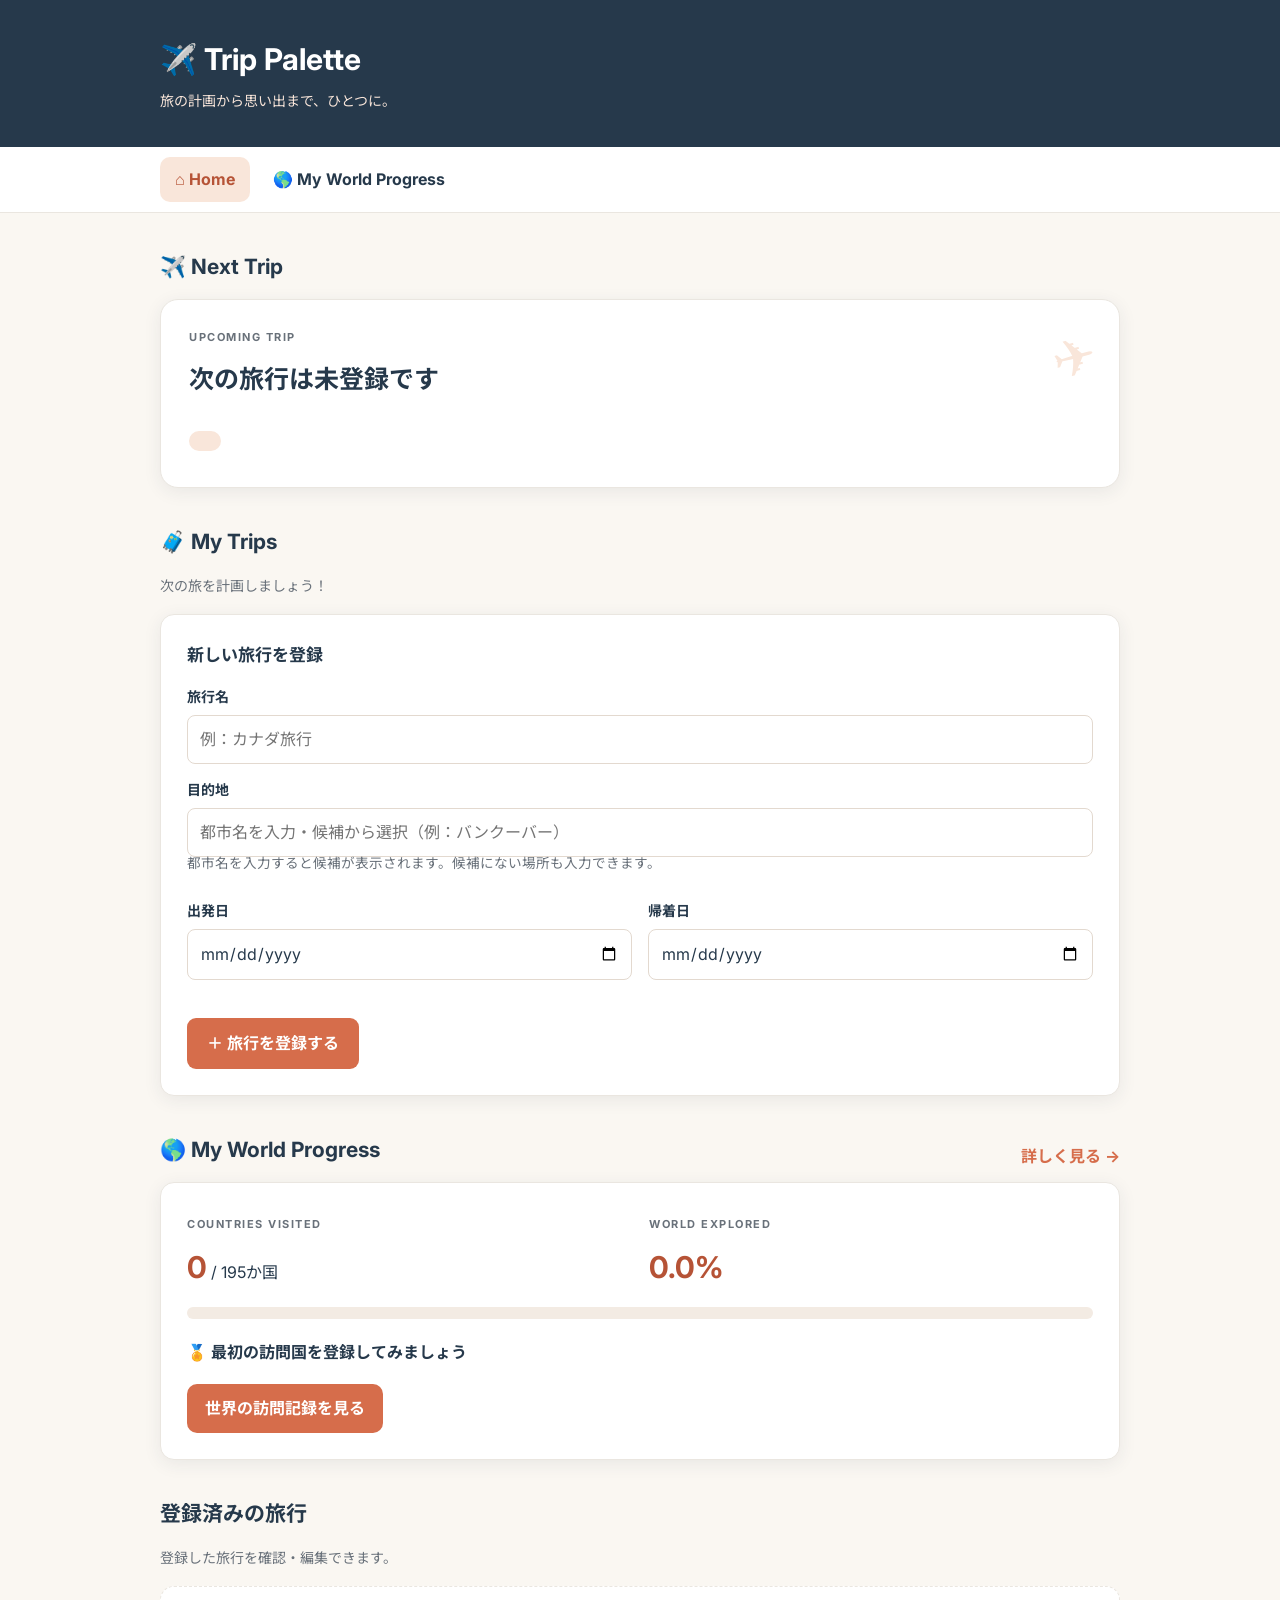
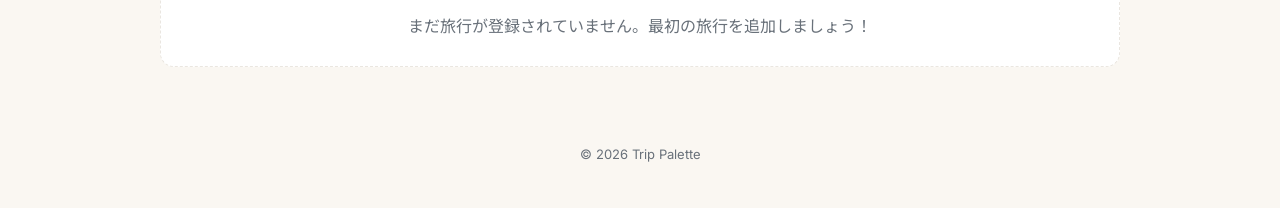
<file: index.html>
<!DOCTYPE html>
<html lang="ja">
<head>
  <meta charset="UTF-8">
  <meta name="viewport" content="width=device-width, initial-scale=1.0">

  <title>Trip Palette | My Travel Planner</title>

  <link rel="stylesheet" href="style.css">
</head>

<body>

  <!-- ヘッダー -->
  <header class="site-header">
    <div class="container">
      <h1>✈️ Trip Palette</h1>
      <p>旅の計画から思い出まで、ひとつに。</p>
    </div>
  </header>

  <nav class="site-nav" aria-label="メインナビゲーション"><div class="container nav-inner"><a class="nav-active" aria-current="page" href="index.html">⌂ Home</a><a href="world-progress.html">🌎 My World Progress</a></div></nav>
  <main class="container">

    <!-- 次の旅行 -->
    <section id="next-trip" class="section">
      <h2>✈️ Next Trip</h2>

      <div class="next-trip-card">
        <p class="eyebrow">UPCOMING TRIP</p>

        <h3 id="next-trip-name">
          次の旅行は未登録です
        </h3>

        <p id="next-trip-destination"></p>
        <p id="next-trip-date"></p>

        <p id="countdown" class="countdown"></p>
      </div>
    </section>

    <!-- 旅行登録 -->
    <section id="my-trips" class="section">
      <h2>🧳 My Trips</h2>
      <p class="section-description">
        次の旅を計画しましょう！
      </p>

      <form id="trip-form" class="form-card">
        <h3 id="trip-form-title">新しい旅行を登録</h3>

        <label for="trip-name">旅行名</label>
        <input
          type="text"
          id="trip-name"
          placeholder="例：カナダ旅行"
          required
        >

        <label for="trip-destination">目的地</label>
        <input
          type="text"
          id="trip-destination"
          placeholder="都市名を入力・候補から選択（例：バンクーバー）"
          list="trip-destination-options"
          autocomplete="off"
          required
        >

        <datalist id="trip-destination-options"></datalist>
        <p class="destination-help">都市名を入力すると候補が表示されます。候補にない場所も入力できます。</p>

        <div class="form-row">
          <div class="form-field">
            <label for="trip-departure">出発日</label>
            <input
              type="date"
              id="trip-departure"
              required
            >
          </div>

          <div class="form-field">
            <label for="trip-return">帰着日</label>
            <input
              type="date"
              id="trip-return"
              required
            >
          </div>
        </div>

        <div class="form-actions"><button type="submit" class="primary-btn" id="trip-submit-btn">＋ 旅行を登録する</button><button type="button" class="secondary-btn" id="trip-cancel-btn" hidden>編集をキャンセル</button></div>

      </form>
    </section>

    <!-- 訪問国の概要（詳細は専用ページ） -->
    <section id="my-world-progress" class="section">
      <div class="section-heading"><h2>🌎 My World Progress</h2><a class="text-link" href="world-progress.html">詳しく見る →</a></div>
      <div class="progress-card home-world-card">
        <div class="home-world-stats"><div><span class="eyebrow">COUNTRIES VISITED</span><p><strong id="home-visited-count">0</strong><span> / 195か国</span></p></div><div><span class="eyebrow">WORLD EXPLORED</span><p><strong id="home-visited-percentage">0.0%</strong></p></div></div>
        <div class="progress-track"><div id="home-progress-bar" class="progress-bar"></div></div>
        <p id="home-latest-badge" class="badge-preview">🏅 最初の訪問国を登録してみましょう</p>
        <a class="primary-link" href="world-progress.html">世界の訪問記録を見る</a>
      </div>
    </section>

    <!-- 旅行一覧 -->
    <section id="trip-history" class="section">
      <h2>登録済みの旅行</h2>

      <p class="section-description">
        登録した旅行を確認・編集できます。
      </p>

      <div id="trip-list" class="trip-grid"></div>
    </section>

  </main>

  <!-- フッター -->
  <footer class="site-footer">
    <p>© 2026 Trip Palette</p>
  </footer>

  <!-- JavaScript -->
  <script src="world-data.js"></script>
  <script src="script.js"></script>

</body>
</html>
</file>
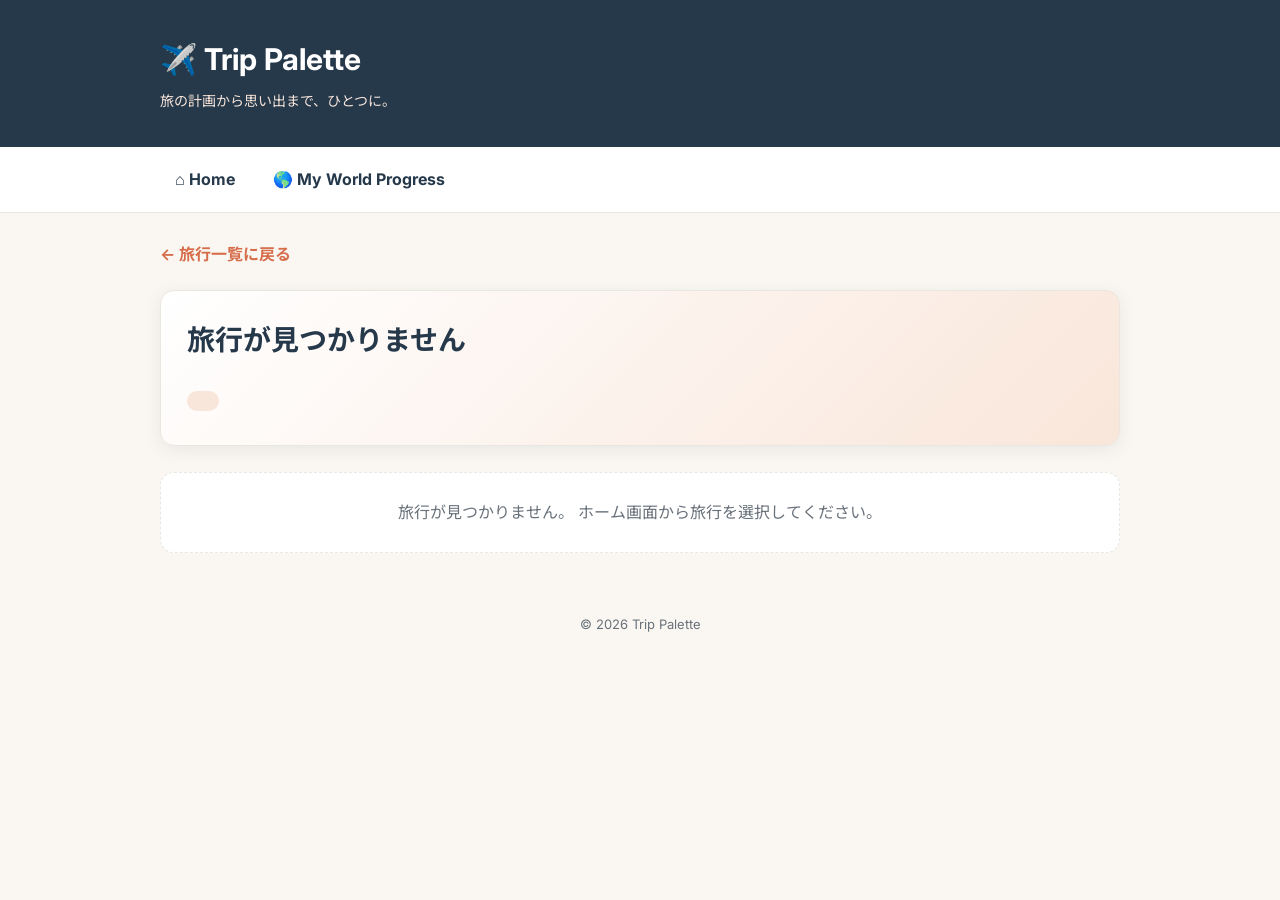
<file: trip-detail.html>
<!DOCTYPE html>
<html lang="ja">
<head>
  <meta charset="UTF-8">
  <meta name="viewport" content="width=device-width, initial-scale=1.0">

  <title>Trip Details | Trip Palette</title>

  <link rel="stylesheet" href="style.css">
</head>

<body>

  <!-- ヘッダー -->
  <header class="site-header">
    <div class="container">
      <h1>✈️ Trip Palette</h1>
      <p>旅の計画から思い出まで、ひとつに。</p>
    </div>
  </header>

  <nav class="site-nav" aria-label="メインナビゲーション"><div class="container nav-inner"><a href="index.html">⌂ Home</a><a href="world-progress.html">🌎 My World Progress</a></div></nav>
  <main class="container">

    <!-- ホームに戻る -->
    <a href="index.html" class="back-link">
      ← 旅行一覧に戻る
    </a>

    <!-- 旅行の基本情報 -->
    <section class="detail-header">
      <h2 id="detail-trip-name">旅行情報を読み込み中...</h2>

      <p id="detail-trip-destination"></p>
      <p id="detail-trip-date"></p>
      <p id="detail-countdown" class="countdown"></p>
    </section>

    <!-- 旅行が見つからない場合 -->
    <p id="trip-not-found" class="empty-message" hidden>
      旅行が見つかりません。
      ホーム画面から旅行を選択してください。
    </p>

    <!-- 詳細情報のメイン部分 -->
    <div id="trip-detail-content">
      <nav class="mode-tabs" aria-label="旅行画面の切り替え">
        <button type="button" id="mode-planner" class="mode-tab is-active" aria-pressed="true">✈️ Trip Planner</button>
        <button type="button" id="mode-journal" class="mode-tab" aria-pressed="false">📖 Trip Journal</button>
      </nav>
      <div id="planner-view">
      <!-- フライト情報 -->
      <section class="detail-card">
        <h3>✈️ フライト情報</h3>

        <p class="section-description">
          航空会社・便名・出発地・到着地を記録できます。
        </p>

        <div id="flight-list" class="detail-list"></div>
        <button type="button" id="flight-add-btn" class="secondary-btn" hidden>＋ フライトを追加</button>

        <form id="flight-form" class="detail-form" hidden>

        <label for="flight-type">フライトの種類</label>
        <select id="flight-type" required>
          <option value="outbound">🛫 往路</option>
          <option value="return">🛬 復路</option>
        </select>

          <label for="flight-airline">航空会社</label>
          <input
            type="text"
            id="flight-airline"
            list="airline-options"
            placeholder="例：Air Canada"
            required
          >
          <datalist id="airline-options">
            <option value="ANA">
            <option value="JAL">
            <option value="Air Canada">
            <option value="WestJet">
            <option value="United Airlines">
            <option value="Delta Air Lines">
            <option value="American Airlines">
            <option value="Hawaiian Airlines">
            <option value="Korean Air">
            <option value="Asiana Airlines">
            <option value="EVA Air">
            <option value="China Airlines">
            <option value="Cathay Pacific">
            <option value="Singapore Airlines">
            <option value="Emirates">
            <option value="Qatar Airways">
            <option value="Lufthansa">
            <option value="Air France">
            <option value="British Airways">
            <option value="Peach Aviation">
            <option value="Jetstar">
            <option value="ZIPAIR">
          </datalist>

          <label for="flight-number">便名</label>
          <input
            type="text"
            id="flight-number"
            placeholder="例：AC004"
            required
          >

          <div class="form-row">
            <div class="form-field">
              <label for="flight-from">出発地</label>
              <input
                type="text"
                id="flight-from"
                placeholder="例：NRT"
                required
              >
            </div>

            <div class="form-field">
              <label for="flight-to">到着地</label>
              <input
                type="text"
                id="flight-to"
                placeholder="例：YVR"
                required
              >
            </div>
          </div>

    <div class="form-row">
      <div class="form-field">
        <label for="flight-date">出発日</label>
        <input
          type="date"
          id="flight-date"
          required
        >
      </div>

  <div class="form-field">
    <label for="flight-time">出発時刻</label>
    <input
      type="time"
      id="flight-time"
      required
    >
  </div>
</div>


          <button type="submit" class="primary-btn" id="flight-submit-btn">＋ フライトを追加</button>
          <button type="button" class="secondary-btn" id="flight-cancel-btn" hidden>キャンセル</button>
          <button type="button" class="delete-btn" id="flight-delete-btn" hidden>この便を削除</button>
        </form>
      </section>

        <section class="detail-card">
          <div class="section-heading"><div><h3>🗓️ 日別スケジュール</h3><p class="section-description">訪問日・時刻を設定した場所が、日付順に並びます。</p></div></div>
          <div id="planner-timeline"></div>
          <div class="planner-toolbar"><button type="button" id="add-unscheduled-place" class="secondary-btn">＋ 日程未定の場所を追加</button><div id="unscheduled-inline-target"></div></div>
        </section>


      <!-- ホテル・その他の予約 -->
      <section class="detail-card inline-editor" id="reservation-editor" hidden>
        <div class="editor-heading"><h3>🏨 予約を追加</h3><button type="button" class="secondary-btn" data-close-editor="reservation-editor">閉じる ×</button></div>

        <p class="section-description">
          ホテル・ツアー・交通機関などの予約をまとめて管理。
        </p>

        <div id="reservation-list" class="detail-list"></div>

        <form id="reservation-form" class="detail-form">

          <label for="reservation-type">予約の種類</label>
          <select id="reservation-type" required>
            <option value="">選択してください</option>
            <option value="ホテル">ホテル</option>
            <option value="ツアー">ツアー</option>
            <option value="交通機関">交通機関</option>
            <option value="レストラン">レストラン</option>
            <option value="その他">その他</option>
          </select>

          <label for="reservation-name">予約名</label>
          <input
            type="text"
            id="reservation-name"
            placeholder="例：Downtown Hotel"
            required
          >

          <div class="form-row">
            <div class="form-field"><label for="reservation-date">予約日・利用日</label><input type="date" id="reservation-date" required></div>
            <div class="form-field"><label for="reservation-time">利用予定時刻（任意）</label><input type="time" id="reservation-time"></div>
          </div>

          <label for="reservation-note">予約番号・メモ</label>
          <textarea
            id="reservation-note"
            rows="3"
            placeholder="予約番号や確認事項など"
          ></textarea>

          <button type="submit" class="primary-btn">
            ＋ 予約を追加
          </button>
        </form>
      </section>

      <!-- 行きたい場所 -->
      <section class="detail-card inline-editor" id="place-editor" hidden>
        <div class="editor-heading"><h3>📍 行きたい場所を追加</h3><button type="button" class="secondary-btn" data-close-editor="place-editor">閉じる ×</button></div>

        <p class="section-description">
          観光スポット・カフェ・レストランなどを記録。
        </p>

        <div id="place-list" class="detail-list"></div>

        <form id="place-form" class="detail-form">

          <label for="place-name">場所の名前</label>
          <input
            type="text"
            id="place-name"
            placeholder="例：Stanley Park"
            required
          >

          <label for="place-category">カテゴリー</label>
          <select id="place-category">
            <option value="観光">観光</option>
            <option value="グルメ">グルメ</option>
            <option value="ショッピング">ショッピング</option>
            <option value="自然">自然</option>
            <option value="その他">その他</option>
          </select>

          <div class="form-row">
            <div class="form-field"><label for="place-date">訪問予定日（任意）</label><input type="date" id="place-date"></div>
            <div class="form-field"><label for="place-time">訪問予定時刻（任意）</label><input type="time" id="place-time"></div>
          </div>
          <label class="check-label"><input type="checkbox" id="place-visited"> 実際に訪れた場所として記録する</label>
          <label for="place-note">メモ</label>
          <textarea
            id="place-note"
            rows="3"
            placeholder="行きたい理由・営業時間など"
          ></textarea>

          <button type="submit" class="primary-btn">
            ＋ 場所を追加
          </button>
        </form>
      </section>

      <!-- 旧メモの保存データ・処理は維持し、画面からは非表示 -->
      <section class="detail-card" id="legacy-notes" hidden>
        <h3>📝 旅行メモ・思い出</h3>

        <p class="section-description">
          旅の準備メモや旅行後の思い出を残しましょう。
        </p>

        <div id="note-list" class="detail-list"></div>

        <form id="note-form" class="detail-form">

          <label for="note-title">タイトル</label>
          <input
            type="text"
            id="note-title"
            placeholder="例：旅行の持ち物"
            required
          >

          <label for="note-content">内容</label>
          <textarea
            id="note-content"
            rows="5"
            placeholder="自由に記録してください"
            required
          ></textarea>

          <button type="submit" class="primary-btn">
            ＋ メモを追加
          </button>
        </form>
      </section>
      </div><!-- /planner-view -->
      <div id="journal-view" hidden>
        <section class="detail-card journal-summary-card">
          <p class="eyebrow">MY TRAVEL MEMORIES</p>
          <h3>💜 旅のサマリー</h3>
          <div id="journal-summary-stats" class="summary-stats"></div>
          <p id="journal-places-summary" class="section-description"></p>
          <form id="journal-summary-form" class="detail-form">
            <label for="journal-highlight">旅のハイライト・全体の感想</label>
            <textarea id="journal-highlight" rows="4" placeholder="この旅で心に残ったこと、印象的だった景色など"></textarea>
            <button type="submit" class="primary-btn">サマリーを保存</button>
          </form>
        </section>
        <section class="detail-card">
          <h3>📅 日付ごとの思い出</h3>
          <p class="section-description">旅行期間中の日付を選んで、その日の出来事を記録しましょう。</p>
          <div class="journal-calendar-header">
            <button type="button" id="journal-prev-month" class="secondary-btn" aria-label="前の月">‹</button>
            <strong id="journal-month-label"></strong>
            <button type="button" id="journal-next-month" class="secondary-btn" aria-label="次の月">›</button>
          </div>
          <div id="journal-calendar" class="journal-calendar" aria-label="思い出カレンダー"></div>
          <h4 id="journal-selected-date" class="journal-selected-date"></h4>
          <div id="journal-entry-list" class="detail-list"></div>
          <form id="journal-entry-form" class="detail-form">
            <input type="hidden" id="journal-edit-id">
            <label for="journal-entry-title">タイトル</label>
            <input type="text" id="journal-entry-title" placeholder="例：ワイキキで過ごした午後" required>
            <label for="journal-entry-content">その日の思い出</label>
            <textarea id="journal-entry-content" rows="5" placeholder="訪れた場所や感想を書いてみましょう" required></textarea>
            <button type="submit" id="journal-save-btn" class="primary-btn">＋ 日記を追加</button>
            <button type="button" id="journal-cancel-btn" class="secondary-btn" hidden>編集をキャンセル</button>
          </form>
        </section>
      </div><!-- /journal-view -->
    </div>

  </main>

  <!-- フッター -->
  <footer class="site-footer">
    <p>© 2026 Trip Palette</p>
  </footer>

  <!-- 旅行詳細用JavaScript -->
  <script src="trip-detail.js"></script>

</body>
</html>
</file>
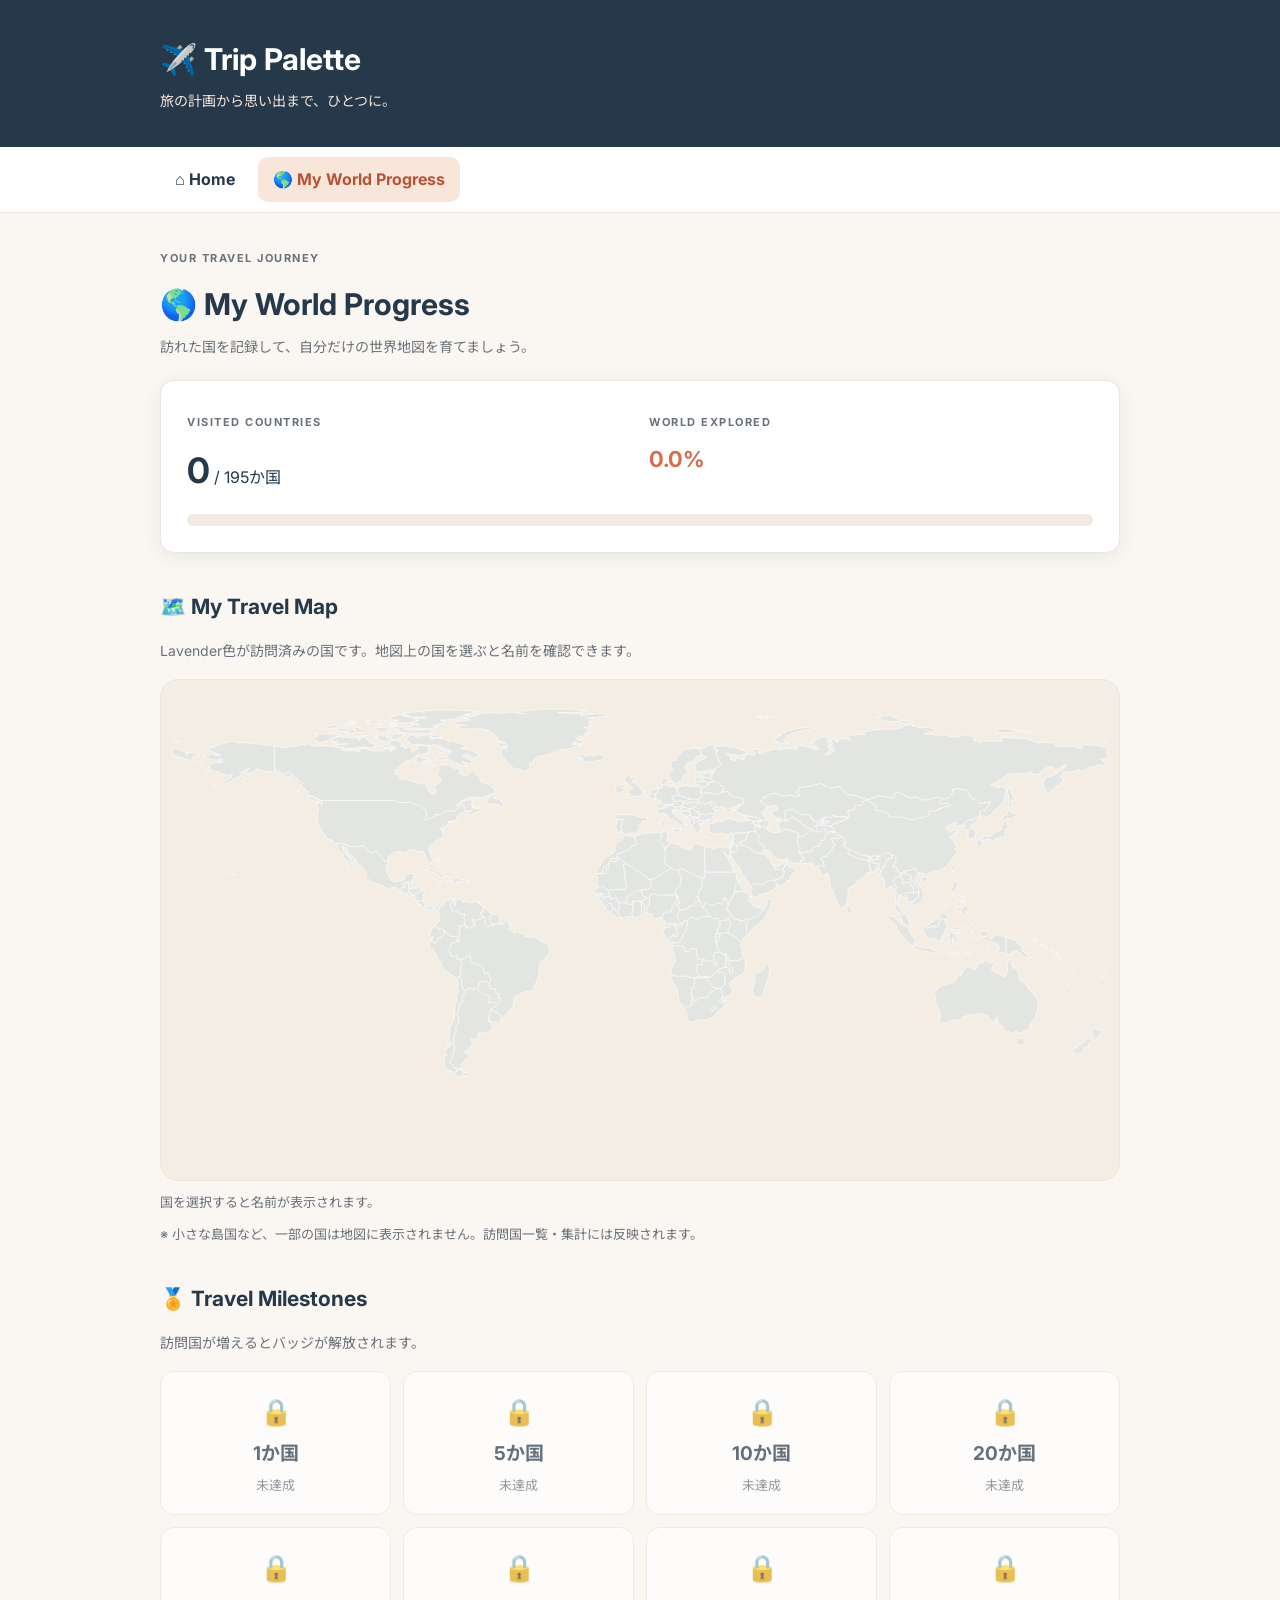
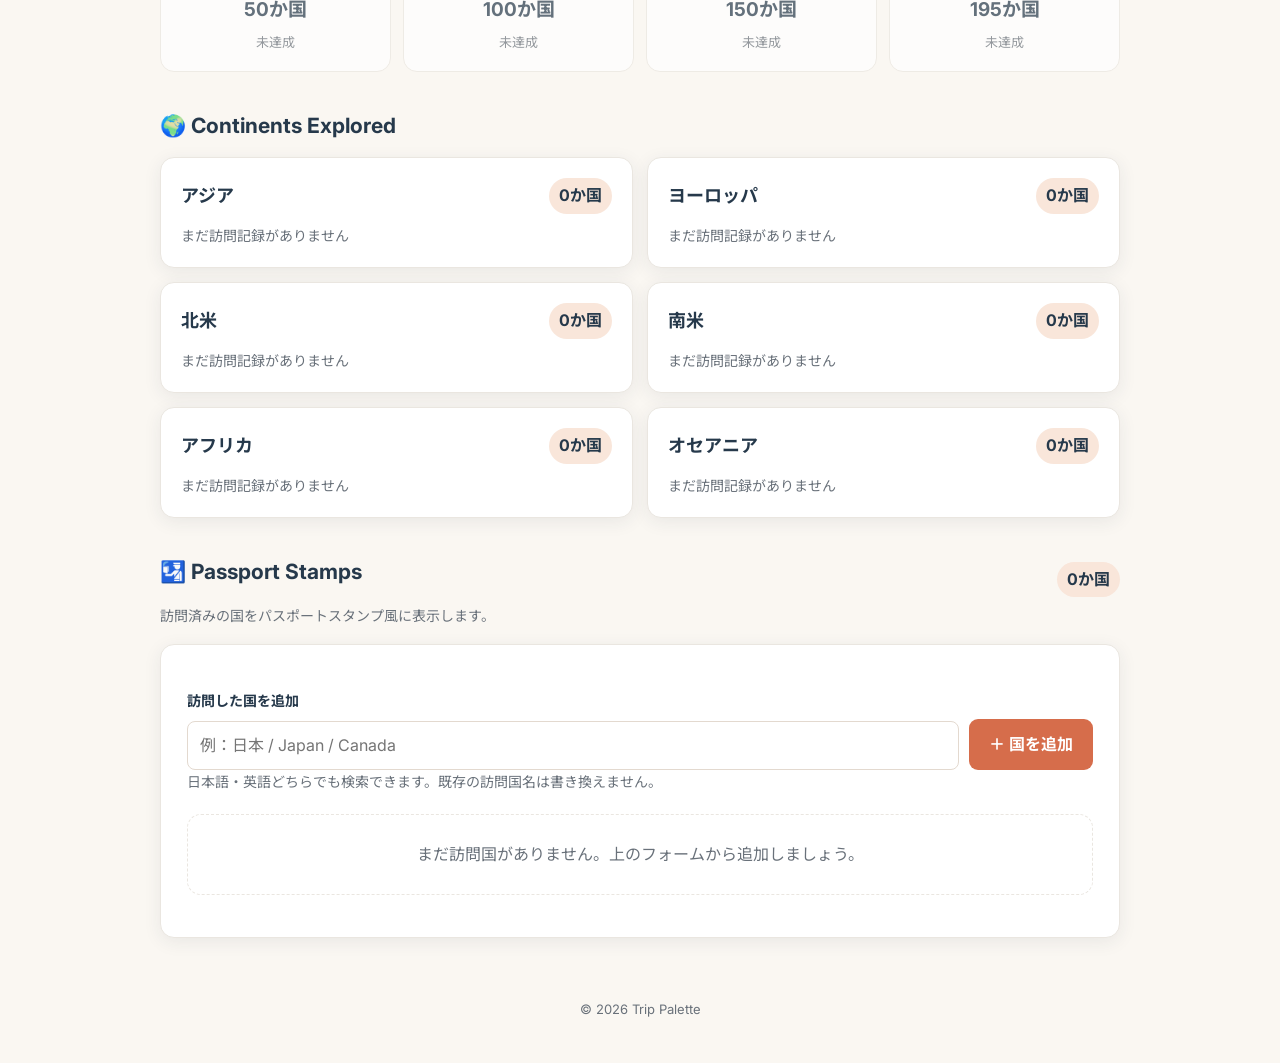
<file: world-progress.html>
<!DOCTYPE html><html lang="ja"><head><meta charset="UTF-8"><meta name="viewport" content="width=device-width,initial-scale=1"><title>My World Progress | Trip Palette</title><link rel="stylesheet" href="style.css"></head><body>
<header class="site-header"><div class="container"><h1>✈️ Trip Palette</h1><p>旅の計画から思い出まで、ひとつに。</p></div></header>
<nav class="site-nav" aria-label="メインナビゲーション"><div class="container nav-inner"><a href="index.html">⌂ Home</a><a href="world-progress.html" class="nav-active" aria-current="page">🌎 My World Progress</a></div></nav>
<main class="container world-page"><div class="world-heading"><p class="eyebrow">YOUR TRAVEL JOURNEY</p><h2>🌎 My World Progress</h2><p class="section-description">訪れた国を記録して、自分だけの世界地図を育てましょう。</p></div>
<section class="progress-card world-stats-card" aria-label="訪問国の達成率"><div class="world-summary-grid"><div><span class="eyebrow">VISITED COUNTRIES</span><p><strong id="visited-count">0</strong> / 195か国</p></div><div><span class="eyebrow">WORLD EXPLORED</span><p><strong id="visited-percentage">0.0%</strong></p></div></div><div class="progress-track"><div id="progress-bar" class="progress-bar"></div></div></section>
<section class="section"><h2>🗺️ My Travel Map</h2><p class="section-description">Lavender色が訪問済みの国です。地図上の国を選ぶと名前を確認できます。</p><div class="map-shell"><svg id="world-map" viewBox="0 0 1000 510" role="img" aria-label="訪問済みの国を紫色で表示する世界地図"></svg></div><p id="map-selected-country" class="map-caption" aria-live="polite">国を選択すると名前が表示されます。</p><p class="map-caption">※ 小さな島国など、一部の国は地図に表示されません。訪問国一覧・集計には反映されます。</p></section>
<section class="section"><h2>🏅 Travel Milestones</h2><p class="section-description">訪問国が増えるとバッジが解放されます。</p><div id="milestone-list" class="milestone-grid"></div></section>
<section class="section"><h2>🌍 Continents Explored</h2><div id="continent-list" class="continent-grid"></div></section>
<section class="section"><div class="section-heading"><h2>🛂 Passport Stamps</h2><span id="passport-total" class="small-pill"></span></div><p class="section-description">訪問済みの国をパスポートスタンプ風に表示します。</p><div class="progress-card"><form id="country-form" class="country-form"><label for="country-name">訪問した国を追加</label><div class="country-entry"><input id="country-name" list="country-options" type="text" placeholder="例：日本 / Japan / Canada" autocomplete="off" required><datalist id="country-options"></datalist><button type="submit" class="primary-btn">＋ 国を追加</button></div><p class="section-description">日本語・英語どちらでも検索できます。既存の訪問国名は書き換えません。</p></form><div id="country-list" class="passport-grid"></div></div></section>
</main><footer class="site-footer"><p>© 2026 Trip Palette</p></footer><script src="world-data.js"></script><script src="world-progress.js"></script></body></html>
</file>
<file: style.css>
/* Free Google Fonts; system fonts remain available when offline. */
@import url("https://fonts.googleapis.com/css2?family=Inter:wght@400;500;600;700;800&family=Noto+Sans+JP:wght@400;500;600;700;800&display=swap");


/* ========================================
   Trip Palette - Complete Styles
======================================== */

/* 基本設定 */
* {
  box-sizing: border-box;
}

:root {
  --primary: #D66D4B;
  --primary-dark: #B65336;
  --navy: #26394B;
  --background: #FAF7F2;
  --white: #ffffff;
  --text: #26394B;
  --muted: #69717A;
  --border: #EAE6E0;
  --danger: #B4233D;
  --radius: 14px;
  --shadow: 0 4px 18px rgba(38, 57, 75, 0.08);
}

body {
  margin: 0;
  background: var(--background);
  color: var(--text);
  font-family: "Inter", "Noto Sans JP", "Segoe UI", "Hiragino Kaku Gothic ProN", "Yu Gothic", sans-serif;
  line-height: 1.7;
}

.container {
  width: min(100% - 32px, 960px);
  margin: 0 auto;
}

h1, h2, h3, p {
  margin-top: 0;
}

h2 {
  font-size: 21px;
  color: var(--navy);
  margin-bottom: 14px;
}

h3 {
  color: var(--navy);
}

button,
input,
textarea,
select {
  font: inherit;
}

button {
  cursor: pointer;
}

button:focus-visible,
input:focus-visible,
textarea:focus-visible,
a:focus-visible {
  outline: 3px solid #D66D4B;
  outline-offset: 2px;
}

a {
  color: var(--primary);
}

/* ========================================
   Header / Footer
======================================== */

.site-header {
  background: #26394B;
  color: white;
  padding: 34px 0;
}

.site-header h1 {
  color: white;
  font-size: 30px;
  margin-bottom: 4px;
}

.site-header p {
  margin: 0;
  color: #F9E6DA;
  font-size: 14px;
}

.site-footer {
  text-align: center;
  color: var(--muted);
  font-size: 13px;
  padding: 30px 16px;
  margin-top: 30px;
}

/* ========================================
   Sections
======================================== */

.section {
  margin-top: 36px;
}

.section-description {
  color: var(--muted);
  font-size: 14px;
  margin-bottom: 16px;
}

.eyebrow {
  font-size: 11px;
  font-weight: 700;
  letter-spacing: 1.5px;
  color: var(--muted);
  text-transform: uppercase;
}

/* ========================================
   Next Trip
======================================== */

.next-trip-card {
  position: relative;
  overflow: hidden;
  background: var(--white);
  border: 1px solid var(--border);
  border-radius: 18px;
  padding: 28px;
  box-shadow: var(--shadow);
}

.next-trip-card::before {
  content: "✈";
  position: absolute;
  right: 22px;
  top: 14px;
  font-size: 52px;
  color: #F9E6DA;
  transform: rotate(-15deg);
}

.next-trip-card h3 {
  position: relative;
  font-size: 25px;
  margin: 12px 0;
  padding-right: 50px;
}

#next-trip-destination,
#next-trip-date {
  color: var(--muted);
  font-size: 14px;
  margin-bottom: 6px;
}

.countdown {
  display: inline-block;
  margin: 18px 0 0;
  padding: 10px 16px;
  background: #F9E6DA;
  color: var(--primary-dark);
  border-radius: 10px;
  font-size: 21px;
  font-weight: 700;
}

/* ========================================
   Forms
======================================== */

.form-card,
.progress-card,
.detail-card {
  background: var(--white);
  padding: 26px;
  border: 1px solid var(--border);
  border-radius: var(--radius);
  box-shadow: var(--shadow);
}

.form-card label,
.country-form label,
.detail-form label {
  display: block;
  margin: 14px 0 6px;
  font-weight: 700;
  font-size: 14px;
}

.form-card input,
.country-form input,
.detail-form input,
.detail-form textarea,
.detail-form select {
  display: block;
  width: 100%;
  min-height: 44px;
  padding: 10px 12px;
  border: 1px solid #E3D9CF;
  border-radius: 8px;
  background: white;
  color: var(--text);
}

textarea {
  resize: vertical;
}

.form-row {
  display: grid;
  grid-template-columns: 1fr 1fr;
  gap: 16px;
}

.form-field {
  min-width: 0;
}

.primary-btn {
  display: inline-block;
  background: var(--primary);
  color: white;
  border: none;
  border-radius: 9px;
  padding: 12px 20px;
  font-weight: 700;
  margin-top: 20px;
  transition: background 0.2s ease;
}

.primary-btn:hover {
  background: var(--primary-dark);
}

.secondary-btn {
  background: #F9E6DA;
  color: var(--primary-dark);
  border: none;
  border-radius: 8px;
  padding: 9px 14px;
  font-weight: 600;
}

.secondary-btn:hover {
  background: #F5E1D6;
}

.delete-btn {
  background: #FCECE6;
  color: var(--danger);
  border: 1px solid #efc8d4;
  border-radius: 8px;
  padding: 9px 14px;
}

.delete-btn:hover {
  background: #F5D6C9;
}

.edit-btn {
  background: #F9E6DA;
  color: var(--primary-dark);
  border: none;
  border-radius: 8px;
  padding: 9px 14px;
}

/* ========================================
   My World Progress
======================================== */

.progress-summary {
  display: flex;
  justify-content: space-between;
  align-items: baseline;
  gap: 16px;
  margin: 18px 0 12px;
}

#visited-count {
  font-size: 35px;
  color: var(--navy);
}

#visited-percentage {
  font-size: 22px;
  color: var(--primary);
}

.progress-track {
  width: 100%;
  height: 12px;
  background: #F3EBE3;
  border-radius: 999px;
  overflow: hidden;
  margin-bottom: 20px;
}

.progress-bar {
  width: 0%;
  height: 100%;
  background: var(--primary);
  border-radius: inherit;
  transition: width 0.3s ease;
}

.country-form {
  margin-top: 18px;
}

.country-list {
  display: flex;
  flex-wrap: wrap;
  gap: 10px;
  margin-top: 20px;
}

.country-item {
  display: flex;
  align-items: center;
  gap: 10px;
  background: #F4EDE4;
  border-radius: 999px;
  padding: 6px 10px 6px 14px;
  font-size: 14px;
}

.country-item button {
  border: none;
  background: transparent;
  color: var(--danger);
  font-weight: 700;
  padding: 2px 5px;
}

/* ========================================
   Trip List
======================================== */

.trip-grid {
  display: grid;
  grid-template-columns: repeat(2, minmax(0, 1fr));
  gap: 18px;
}

.trip-card {
  background: var(--white);
  border: 1px solid var(--border);
  border-radius: var(--radius);
  padding: 22px;
  box-shadow: var(--shadow);
  min-width: 0;
}

.trip-card h3 {
  font-size: 20px;
  margin-bottom: 10px;
  overflow-wrap: anywhere;
}

.trip-card p {
  font-size: 14px;
  color: var(--muted);
  margin-bottom: 8px;
  overflow-wrap: anywhere;
}

.trip-card .trip-status {
  display: inline-block;
  background: #F9E6DA;
  color: #B65336;
  border-radius: 999px;
  padding: 4px 10px;
  font-size: 12px;
  font-weight: 700;
  margin: 10px 0;
}

.trip-actions {
  display: flex;
  flex-wrap: wrap;
  gap: 8px;
  margin-top: 15px;
}

.trip-detail-link {
  display: inline-block;
  text-decoration: none;
  background: var(--primary);
  color: white;
  border-radius: 8px;
  padding: 9px 14px;
  font-size: 14px;
  font-weight: 700;
}

.trip-detail-link:hover {
  background: var(--primary-dark);
}

.empty-message {
  padding: 26px;
  text-align: center;
  color: var(--muted);
  background: var(--white);
  border: 1px dashed var(--border);
  border-radius: var(--radius);
  grid-column: 1 / -1;
}

/* ========================================
   Trip Detail Page
======================================== */

.back-link {
  display: inline-block;
  margin: 28px 0 10px;
  text-decoration: none;
  font-weight: 700;
}

.detail-header {
  margin: 12px 0 26px;
}

.detail-header h2 {
  font-size: 28px;
  margin-bottom: 6px;
}

.detail-card {
  margin-bottom: 24px;
}

.detail-card h3 {
  font-size: 19px;
  margin-bottom: 16px;
}

.detail-form {
  margin-top: 16px;
}

.detail-list {
  display: grid;
  gap: 12px;
  margin-top: 18px;
}

.detail-item {
  background: #FFFDF9;
  border: 1px solid var(--border);
  border-radius: 10px;
  padding: 16px;
}

.detail-item h4 {
  margin: 0 0 8px;
  color: var(--navy);
}

.detail-item p {
  margin-bottom: 6px;
  color: var(--muted);
  font-size: 14px;
}

.detail-item-actions {
  display: flex;
  gap: 8px;
  margin-top: 12px;
}

/* ========================================
   Flight Ticket
======================================== */

.flight-ticket {
  background: linear-gradient(
    135deg,
    #26394B,
    #D66D4B
  );
  color: white;
  border-radius: 15px;
  padding: 24px;
  margin: 14px 0;
}

.flight-ticket .eyebrow {
  color: #F9E6DA;
}

.flight-route {
  display: flex;
  align-items: center;
  justify-content: space-between;
  gap: 12px;
  margin: 16px 0;
}

.airport-code {
  font-size: 30px;
  font-weight: 800;
  letter-spacing: 1px;
}

.flight-plane {
  font-size: 24px;
}

.flight-ticket p {
  color: #F7F0E8;
  margin-bottom: 6px;
  font-size: 14px;
}

.flight-ticket .delete-btn {
  margin-top: 12px;
}

/* ========================================
   Travel Notes
======================================== */

.note-content {
  white-space: pre-wrap;
  overflow-wrap: anywhere;
}

/* ========================================
   Responsive
======================================== */

@media (max-width: 640px) {

  .container {
    width: min(100% - 24px, 960px);
  }

  .site-header {
    padding: 24px 0;
  }

  .site-header h1 {
    font-size: 25px;
  }

  .section {
    margin-top: 28px;
  }

  h2 {
    font-size: 19px;
  }

  .next-trip-card,
  .form-card,
  .progress-card,
  .detail-card {
    padding: 18px;
  }

  .next-trip-card h3 {
    font-size: 21px;
  }

  .countdown {
    font-size: 18px;
  }

  .form-row,
  .trip-grid {
    grid-template-columns: 1fr;
  }

  .trip-card {
    padding: 18px;
  }

  .primary-btn {
    width: 100%;
  }

  .airport-code {
    font-size: 23px;
  }

  .flight-ticket {
    padding: 18px;
  }
}

/* ========================================
   Final UI refinements (2026-11)
   Keep existing HTML and JS unchanged.
======================================== */

/* Consistent card spacing and responsive content */
.section, .detail-card, .form-card, .progress-card,
.next-trip-card, .trip-card { min-width: 0; }
.detail-header {
  background: linear-gradient(135deg, #ffffff, #F9E6DA);
  border: 1px solid var(--border);
  border-radius: var(--radius);
  padding: 26px;
  box-shadow: var(--shadow);
}
.detail-header #detail-trip-destination,
.detail-header #detail-trip-date { color: var(--muted); margin-bottom: 8px; }
.detail-card h3 { border-bottom: 1px solid var(--border); padding-bottom: 12px; }

/* Forms: labels above controls, fields never overflow */
.form-card, .detail-form, .country-form { width: 100%; }
.form-card input, .form-card select,
.country-form input, .detail-form input,
.detail-form select, .detail-form textarea {
  max-width: 100%;
  min-width: 0;
  border-color: #E3D9CF;
  transition: border-color .15s ease, box-shadow .15s ease;
}
.form-card input:focus, .country-form input:focus,
.detail-form input:focus, .detail-form textarea:focus,
.detail-form select:focus {
  border-color: var(--primary);
  box-shadow: 0 0 0 3px rgba(214,109,75,.12);
  outline: none;
}
.detail-form label { margin-top: 18px; }
.form-row { align-items: start; }
.form-row .form-field label { margin-top: 14px; }
.detail-form textarea { min-height: 108px; }
.detail-form .primary-btn { margin-right: 8px; }
.detail-form .secondary-btn { margin-top: 20px; padding: 12px 20px; }
[hidden] { display: none !important; }

/* Boarding passes */
.flight-ticket {
  background: linear-gradient(135deg, #26394B 0%, #D66D4B 100%);
  color: #fff;
  border: 1px solid #B65336;
  border-radius: 18px;
  padding: 24px;
  box-shadow: 0 8px 22px rgba(38,57,75,.14);
  overflow-wrap: anywhere;
}
.flight-ticket .eyebrow { color: #FFF1E9; }
.flight-ticket .flight-route {
  padding: 14px 0;
  border-top: 1px dashed rgba(255,255,255,.38);
  border-bottom: 1px dashed rgba(255,255,255,.38);
}
.flight-ticket .airport-code { color: #fff; overflow-wrap: anywhere; }
.flight-ticket p { color: #FFF4EE; }
.flight-ticket .detail-item-actions { margin-top: 16px; flex-wrap: wrap; }
.flight-ticket .edit-btn {
  background: #fff;
  color: var(--primary-dark);
  border: 1px solid #fff;
}
.flight-ticket .delete-btn {
  margin-top: 0;
  background: #FDECEF;
  border-color: #F2C8D0;
}

/* Clear actions and note cards */
.detail-item { background: #FFFDF9; }
.detail-item-actions { flex-wrap: wrap; }
.edit-btn:hover { background: #F5E1D6; }

@media (max-width: 640px) {
  .detail-header { padding: 18px; }
  .detail-header h2 { font-size: 24px; }
  .flight-route { gap: 8px; }
  .flight-plane { font-size: 20px; }
  .detail-form .primary-btn { margin-right: 0; }
  .detail-form .secondary-btn { width: 100%; margin-top: 10px; }
}

/* ========================================
   Planner + Journal extension
======================================== */
[hidden] { display: none !important; }
.mode-tabs { display:flex; gap:10px; padding:8px; background:#F9E6DA; border-radius:18px; margin:24px 0; }
.mode-tab { flex:1; border:0; border-radius:12px; padding:15px 12px; background:transparent; color:var(--primary-dark); font-weight:700; }
.mode-tab.is-active { background:#fff; color:var(--navy); box-shadow:var(--shadow); }
.section-heading { display:flex; align-items:center; justify-content:space-between; gap:12px; }
.timeline-day { margin:18px 0 28px; }
.timeline-day h4 { display:inline-block; margin:0 0 18px; padding:9px 16px; border-radius:99px; background:#F9E6DA; color:#26394B; }
.timeline-row { display:grid; grid-template-columns:84px minmax(0,1fr); align-items:start; gap:14px; margin:0 0 12px; }
.timeline-time { padding-top:19px; color:var(--primary-dark); font-weight:700; font-size:14px; }
.timeline-card { border:1px solid var(--border); border-left:4px solid var(--primary); border-radius:15px; background:#fff; padding:16px 18px; box-shadow:var(--shadow); min-width:0; }
.timeline-card-head { display:flex; flex-wrap:wrap; align-items:center; gap:10px; }
.timeline-card .section-description { margin:5px 0; }
.timeline-card .detail-item-actions { margin-top:10px; }
.visited-tag { background:#e7f5ec; color:#226c46; padding:2px 9px; border-radius:99px; font-size:12px; }
.unscheduled { border-top:1px dashed var(--border); padding-top:18px; }
.unscheduled .timeline-card { margin-bottom:10px; }
.check-label { display:flex !important; align-items:center; gap:10px; margin:16px 0; }
.check-label input { width:auto !important; }
.summary-stats { display:grid; grid-template-columns:repeat(3,minmax(0,1fr)); gap:12px; margin:18px 0; }
.summary-stat { border-radius:14px; padding:18px 10px; background:#F9E6DA; display:flex; flex-direction:column; align-items:center; gap:5px; text-align:center; }
.summary-stat strong { font-size:24px; color:var(--primary-dark); }
.summary-stat span { color:var(--muted); font-size:12px; }
.journal-calendar-header { display:flex; justify-content:space-between; align-items:center; gap:10px; margin:22px 0 12px; }
.journal-calendar-header .secondary-btn { margin:0; padding:7px 18px; font-size:20px; }
.journal-calendar { display:grid; grid-template-columns:repeat(7,minmax(0,1fr)); gap:6px; }
.calendar-weekday { text-align:center; color:var(--muted); font-size:12px; padding:6px 0; }
.calendar-day { position:relative; border:1px solid transparent; background:#F7F2EC; border-radius:10px; min-height:46px; color:var(--muted); }
.calendar-day:disabled { opacity:.35; cursor:default; }
.calendar-day.in-trip { background:#F9E6DA; color:#26394B; font-weight:700; }
.calendar-day.selected { background:#D66D4B; color:#fff; }
.calendar-day.has-entry::after { content:""; position:absolute; width:5px; height:5px; border-radius:50%; background:currentColor; bottom:5px; left:calc(50% - 2.5px); }
.journal-selected-date { margin:28px 0 12px; color:var(--navy); }
.journal-summary-card { background:linear-gradient(135deg,#fff,#FFF9F3); }
.journal-link { background:#F9E6DA; color:#26394B; }
@media(max-width:640px) {
  .mode-tabs { gap:4px; }
  .mode-tab { padding:12px 7px; font-size:13px; }
  .timeline-row { grid-template-columns:58px minmax(0,1fr); gap:7px; }
  .timeline-card { padding:13px 12px; }
  .timeline-time { font-size:12px; }
  .summary-stat { padding:13px 5px; }
  .summary-stat strong { font-size:20px; }
  .journal-calendar { gap:3px; }
  .calendar-day { min-height:38px; border-radius:8px; }
}

/* Compact Planner: flight first, then daily schedule */
#flight-add-btn { margin-top: 14px; }
.day-heading { display:flex; align-items:center; justify-content:space-between; gap:12px; margin-bottom:10px; }
.day-heading h4 { margin:0; }
.day-add-menu { position:relative; flex-shrink:0; }
.day-add-btn { border:1px solid #D66D4B; background:#D66D4B; color:white; border-radius:99px; padding:9px 17px; font-weight:700; }
.day-add-options { position:absolute; z-index:10; right:0; top:calc(100% + 7px); width:225px; background:#fff; border:1px solid #EAE6E0; box-shadow:0 10px 30px #26394B22; border-radius:12px; padding:6px; }
.day-option-btn { display:block; width:100%; padding:12px; text-align:left; border:0; background:transparent; border-radius:8px; color:#26394B; }
.day-option-btn:hover { background:#F9E6DA; }
.compact-day { border:1px solid #EAE6E0; border-radius:16px; padding:16px; background:#fff; margin:12px 0; }
.compact-day .day-empty { margin:0; font-size:14px; }
.editor-heading { display:flex; justify-content:space-between; align-items:center; gap:12px; }
.editor-heading .secondary-btn { margin:0; }
.planner-toolbar { margin-top:16px; }
@media (max-width: 600px) { .compact-day { padding:12px; } .day-add-btn { padding:8px 12px; } .day-add-options { width:205px; } }

/* 2026-11 compact round-trip ticket and in-place day editors */
.roundtrip-ticket {padding:22px 26px;}
.roundtrip-title {display:flex;justify-content:space-between;align-items:center;gap:12px;letter-spacing:1px;font-size:13px;}
.roundtrip-label {font-size:10px;opacity:.8;}
.flight-leg {padding:16px 0 8px;}
.flight-leg + .flight-leg {border-top:1px dashed rgba(255,255,255,.45);margin-top:10px;}
.flight-leg-top,.flight-leg-footer {display:flex;align-items:center;justify-content:space-between;gap:12px;flex-wrap:wrap;}
.flight-leg-date {font-size:13px;opacity:.9;}
.roundtrip-ticket .flight-route {margin:10px 0;padding:10px 0;border-top:0;border-bottom:0;}
.flight-leg-footer {font-size:13px;}
.flight-leg-footer .edit-btn {padding:6px 17px;}
.day-inline-target:empty,#unscheduled-inline-target:empty {display:none;}
.inline-editor {margin:14px 0 8px;padding:18px;background:#FFFDF9;box-shadow:none;border:1px solid #E3D9CF;}
.inline-editor .editor-heading h3 {font-size:17px;margin:0;padding:0;border:0;}
.inline-editor .section-description {margin:8px 0;}
.inline-editor .detail-list {display:none;}
.inline-editor .detail-form {margin-top:10px;}
.inline-editor .detail-form label {margin-top:10px;}
.inline-editor .detail-form textarea {min-height:76px;}
@media(max-width:640px) {
  .roundtrip-ticket {padding:17px;}
  .roundtrip-ticket .airport-code {font-size:25px;}
  .inline-editor {padding:12px;}
}

/* ========================================
   Home / World Progress — 2026-11
======================================== */
.site-nav {background:#fff;border-bottom:1px solid var(--border)}
.nav-inner {display:flex;flex-wrap:wrap;gap:8px;padding:10px 0}
.nav-inner a {display:inline-flex;align-items:center;text-decoration:none;color:var(--navy);font-weight:700;padding:9px 15px;border-radius:10px;min-height:44px}
.nav-inner a:hover,.nav-inner .nav-active {background:#F9E6DA;color:var(--primary-dark)}
.text-link {font-weight:700;text-decoration:none;white-space:nowrap}
.home-world-stats,.world-summary-grid {display:grid;grid-template-columns:1fr 1fr;gap:18px}
.home-world-stats p,.world-summary-grid p {margin:6px 0 14px}
.home-world-stats strong,.world-summary-grid strong {font-size:30px;color:var(--primary-dark)}
.badge-preview {margin:0 0 18px;font-weight:700}
.primary-link {display:inline-block;padding:11px 18px;background:var(--primary);color:#fff;border-radius:10px;font-weight:700;text-decoration:none}
.primary-link:hover {background:var(--primary-dark)}
.world-heading {margin-top:36px}
.world-heading h2 {font-size:30px;margin:5px 0}
.world-stats-card {margin-top:22px}
.world-stats-card .progress-track {margin-bottom:0}
.map-shell {background:#F4EDE4;border:1px solid var(--border);border-radius:18px;padding:12px;overflow:hidden}
#world-map {display:block;width:100%;height:auto;background:#F4EDE4}
.map-country {fill:#E3E5E3;stroke:#fff;stroke-width:.55;vector-effect:non-scaling-stroke;cursor:pointer;transition:fill .15s}
.map-country.visited {fill:#D66D4B}
.map-country:hover,.map-country:focus {fill:#E7A18B;outline:none;stroke:#26394B;stroke-width:1.4}
.map-caption {font-size:13px;color:var(--muted);margin:10px 0}
.milestone-grid {display:grid;grid-template-columns:repeat(4,minmax(0,1fr));gap:12px}
.milestone {display:flex;flex-direction:column;align-items:center;text-align:center;gap:4px;padding:18px 8px;border-radius:14px;border:1px solid var(--border);background:#fff}
.milestone-icon {font-size:26px}.milestone strong {font-size:19px}.milestone span:last-child {font-size:13px;color:var(--muted)}
.milestone.unlocked {background:#FBEADF;border-color:#E8B7A4}.milestone.locked {opacity:.7}
.continent-grid {display:grid;grid-template-columns:repeat(2,minmax(0,1fr));gap:14px}
.continent-card {background:#fff;border:1px solid var(--border);border-radius:14px;padding:20px;box-shadow:var(--shadow)}
.continent-heading {display:flex;justify-content:space-between;align-items:center;gap:10px}
.continent-heading strong {font-size:18px}.continent-heading span,.small-pill {border-radius:30px;padding:4px 10px;background:#F9E6DA;color:#26394B;font-weight:700}
.continent-card p {font-size:14px;color:var(--muted);margin:10px 0 0;overflow-wrap:anywhere}
.country-entry {display:flex;align-items:end;gap:10px}.country-entry input {flex:1;min-width:0}.country-entry .primary-btn {margin:0;white-space:nowrap;min-height:44px}
.passport-grid {display:grid;grid-template-columns:repeat(2,minmax(0,1fr));gap:12px;margin-top:20px}
.passport-stamp {display:flex;align-items:center;gap:12px;min-width:0;background:#FFFDF9;border:1px dashed #E6BAA9;border-radius:14px;padding:15px}
.flag-wrap {display:inline-flex;align-items:center;justify-content:center;min-width:42px;height:30px}
.flag-wrap img {width:40px;max-height:29px;object-fit:contain;border:1px solid #EAE6E0}
.flag-fallback {font-weight:800;color:var(--primary-dark);border:1px solid #E8C5B5;padding:2px 5px;border-radius:4px}
.passport-name {display:flex;flex:1;flex-direction:column;min-width:0;overflow-wrap:anywhere;line-height:1.5}
.passport-name strong {font-size:15px}.passport-name span {font-size:12px;color:var(--muted)}
.stamp-delete {background:#fff;border:1px solid #efc8d4;border-radius:8px;color:var(--danger);padding:7px 9px;min-height:40px}
@media(max-width:640px){.home-world-stats strong,.world-summary-grid strong {font-size:25px}.milestone-grid {grid-template-columns:repeat(2,minmax(0,1fr))}.continent-grid,.passport-grid {grid-template-columns:1fr}.country-entry {flex-direction:column;align-items:stretch}.country-entry input,.country-entry .primary-btn {width:100%}.world-heading h2 {font-size:25px}.map-shell {padding:4px}.passport-stamp {padding:12px}}

/* Final polish: clear controls, accessible spacing and mobile layouts */
.form-card h3 {font-size:17px; margin:0 0 16px;}
.form-actions {display:flex; flex-wrap:wrap; gap:10px; margin-top:18px;}
.form-actions button {min-height:44px;}
.trip-card {transition:transform .15s ease, box-shadow .15s ease;}
.trip-card:hover {transform:translateY(-2px);box-shadow:0 8px 24px rgba(38,57,75,.12);}
.trip-actions {flex-wrap:wrap;}
.trip-actions a,.trip-actions button,.mode-tab,.secondary-btn,.primary-btn,.stamp-delete {min-height:42px;}
input,select,textarea {max-width:100%;}
input[type="date"],input[type="time"] {min-width:0;}
.section-description {overflow-wrap:anywhere;}
#trip-form {scroll-margin-top:20px;}
@media(max-width:640px){
 .site-header {padding:23px 0;}
 .site-header h1 {font-size:25px;}
 .form-actions {flex-direction:column;}
 .form-actions button {width:100%;}
 .trip-actions {display:flex;gap:8px;}
 .trip-actions a,.trip-actions button {flex:1 1 auto;text-align:center;}
 .flight-route {min-width:0;}
 .airport-code {overflow-wrap:anywhere;}
 .mode-tabs {display:grid;grid-template-columns:repeat(2,minmax(0,1fr));}
 .mode-tab {white-space:normal;}
}
@media(prefers-reduced-motion:reduce){*,*::before,*::after{scroll-behavior:auto!important;transition:none!important;animation:none!important;}}

/* Final UX pass (2026-11): shared controls and small-screen readability.
   Presentation-only changes; no localStorage or application logic changes. */
:where(button, a, input, select, textarea):focus-visible {
  outline: 3px solid #D66D4B;
  outline-offset: 3px;
}
:where(button, input, select, textarea):disabled {
  cursor: not-allowed;
  opacity: .65;
}
:where(.primary-btn, .secondary-btn, .mode-tab, .stamp-delete, .trip-actions a, .trip-actions button) {
  min-height: 44px;
}
:where(.detail-form, .form-card, .country-form) :where(input, select, textarea) {
  font-size: 16px;
}
:where(.detail-card, .progress-card, .trip-card) {
  overflow-wrap: anywhere;
}
@media (max-width: 640px) {
  .container { width: min(100% - 24px, 960px); }
  .nav-inner { gap: 6px; }
  .nav-inner a { min-height: 44px; padding: 10px 12px; }
  :where(.detail-card, .progress-card) { max-width: 100%; }
  .form-row { grid-template-columns: minmax(0, 1fr); }
}

/* 目的地入力の補足文 */
.destination-help { font-size: 0.85rem; color: #69717A; margin: -0.3rem 0 0.75rem; line-height: 1.5; }
</file>
